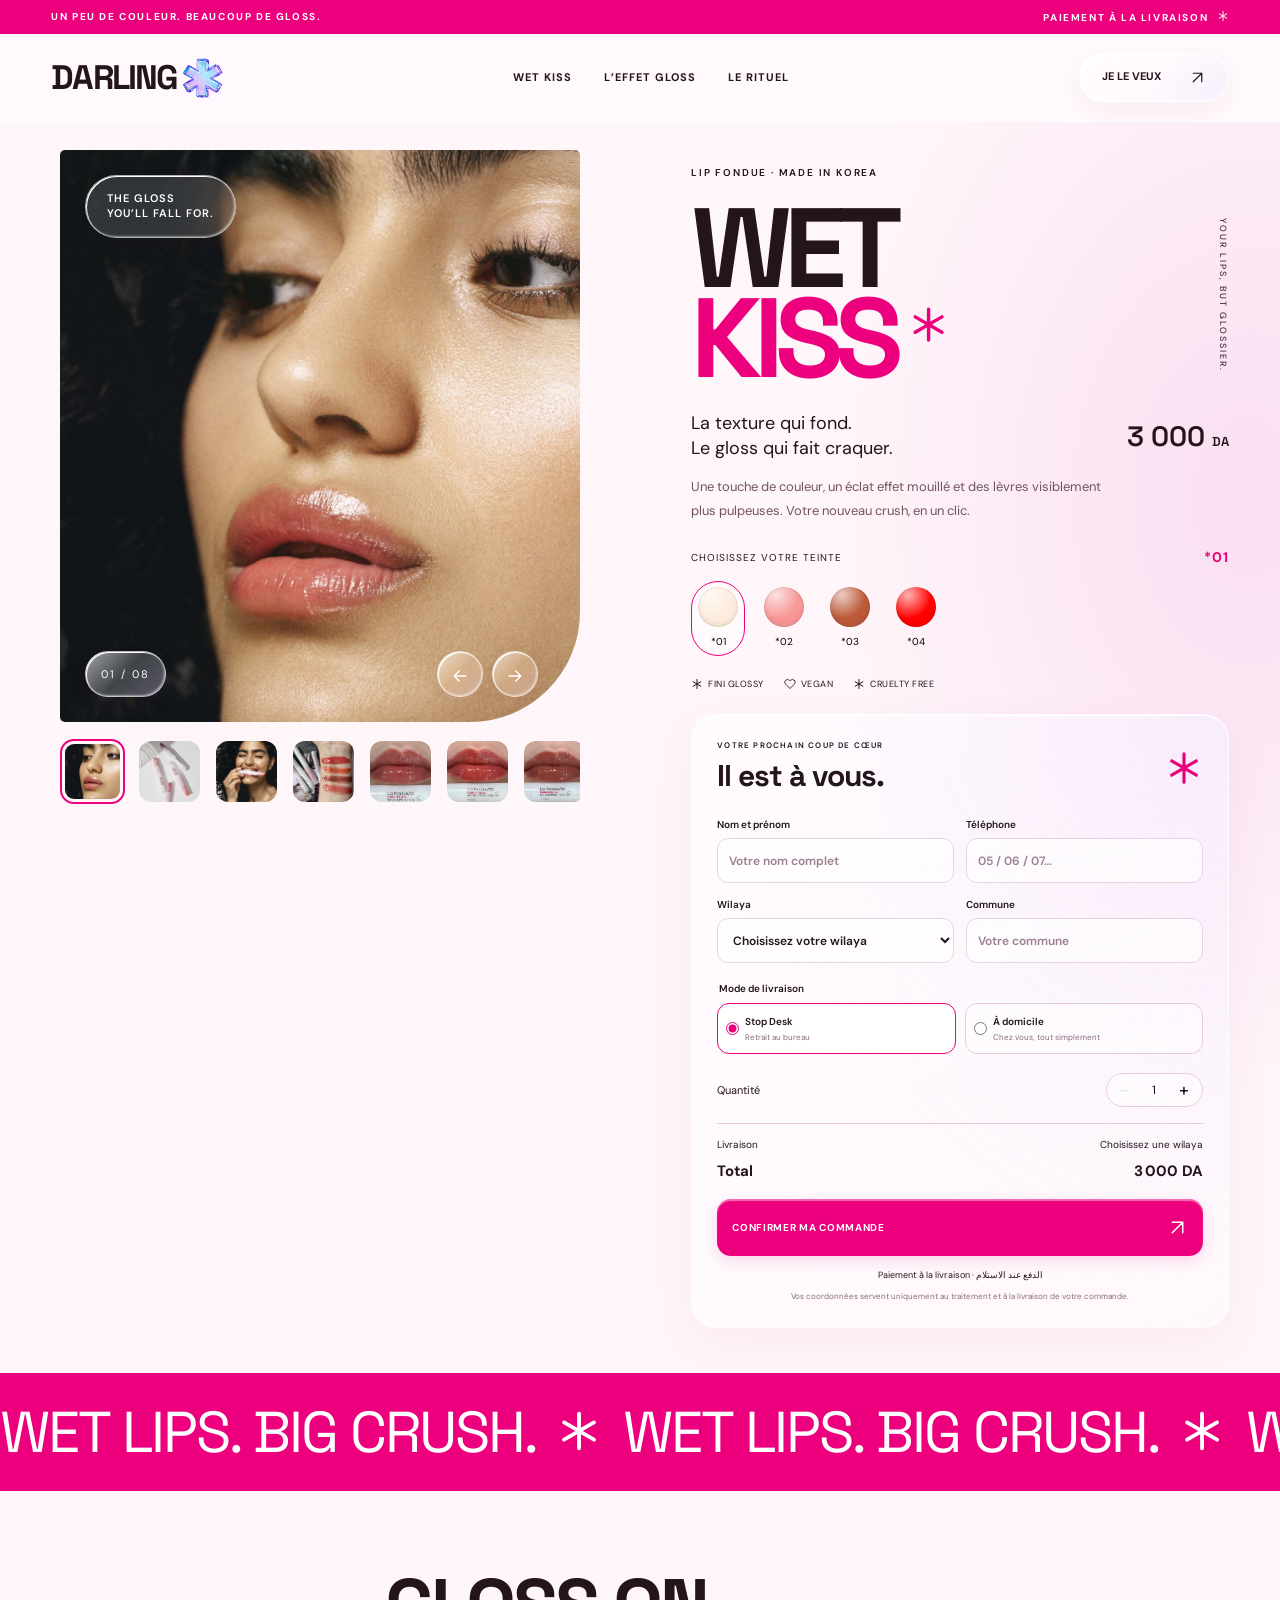
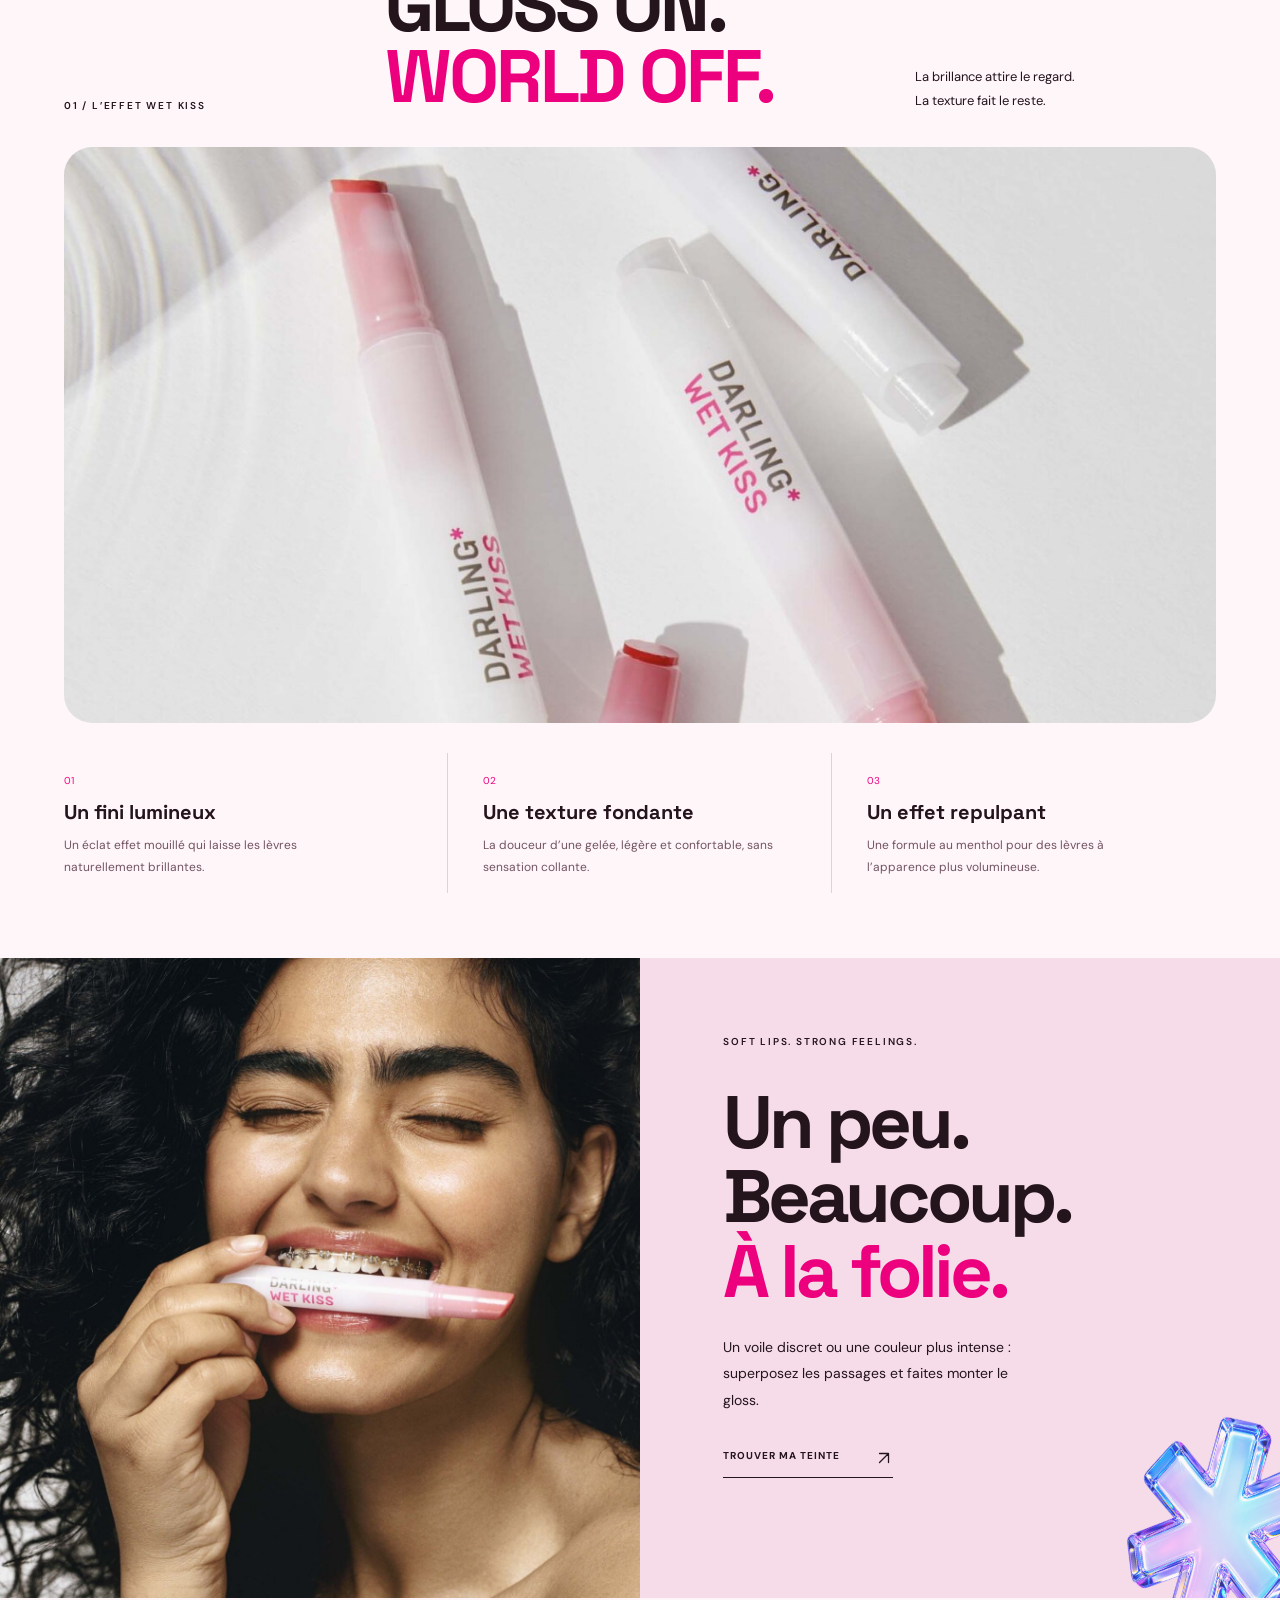
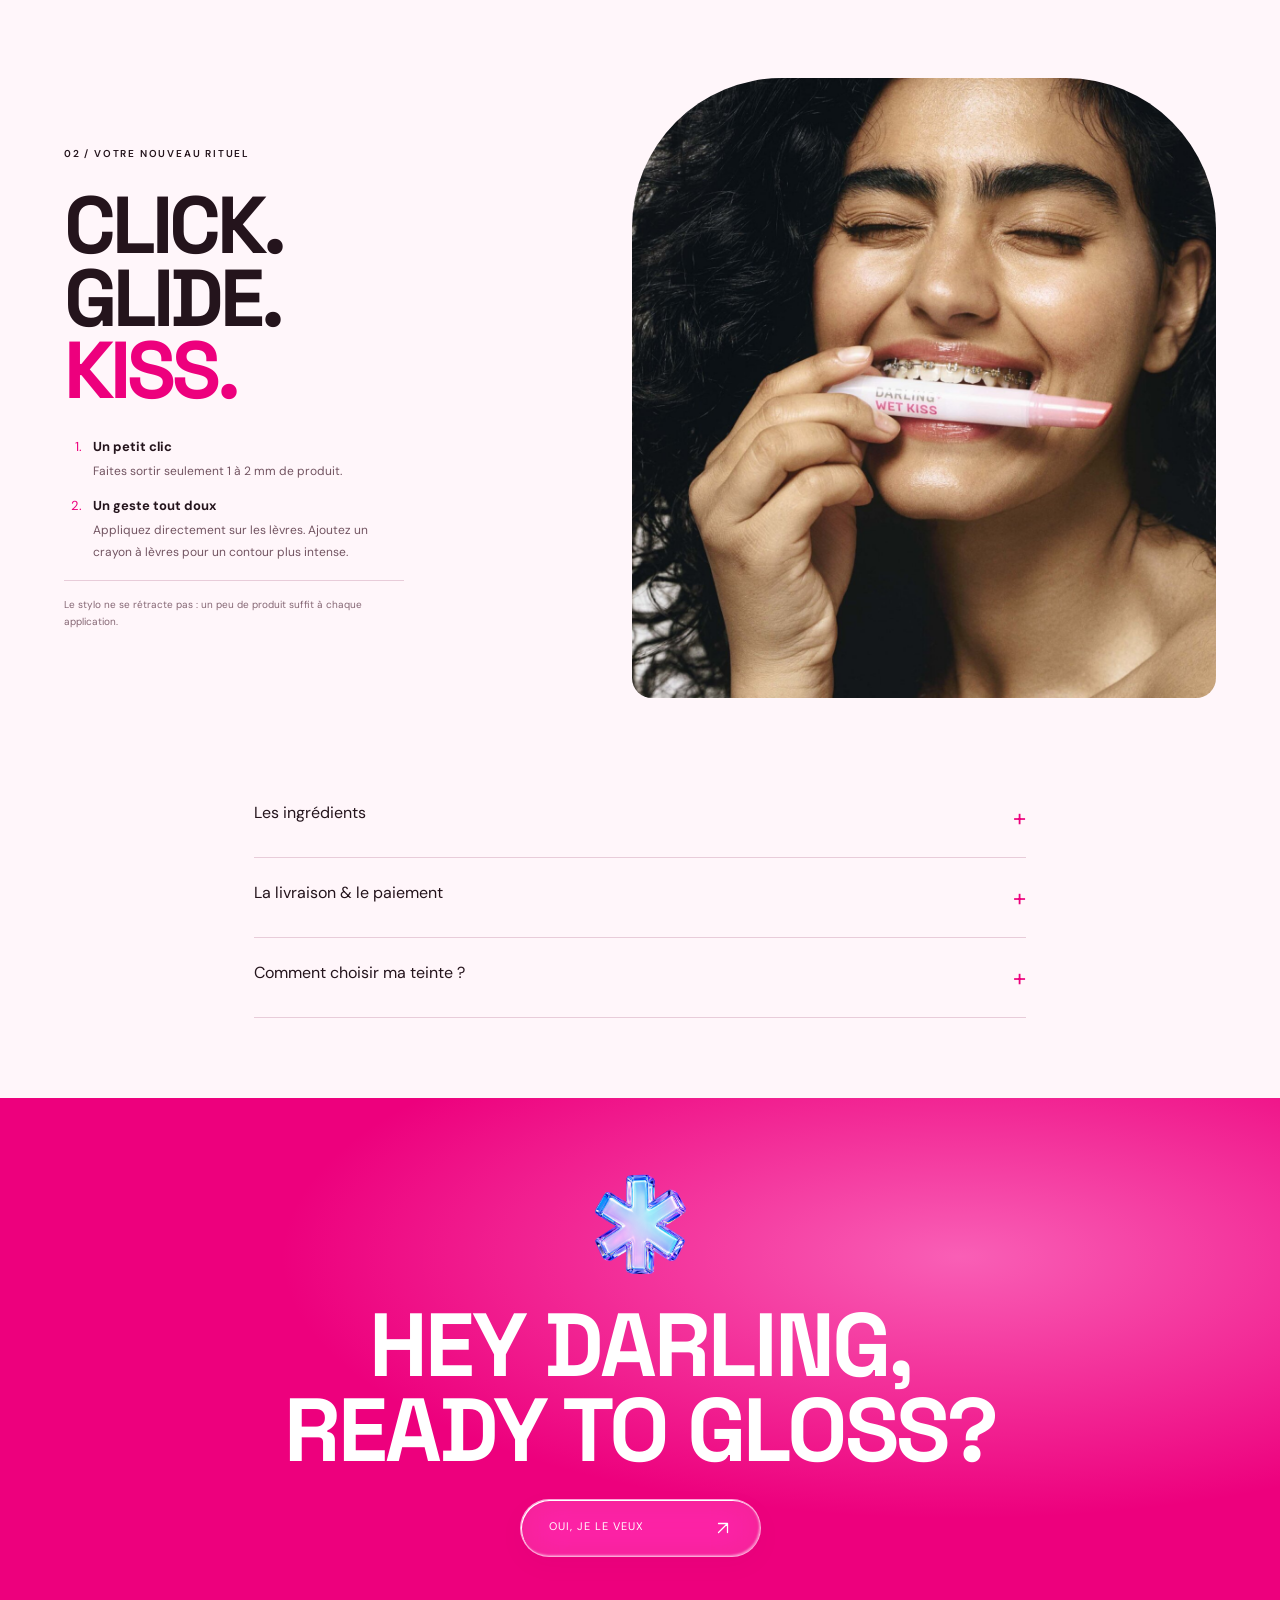
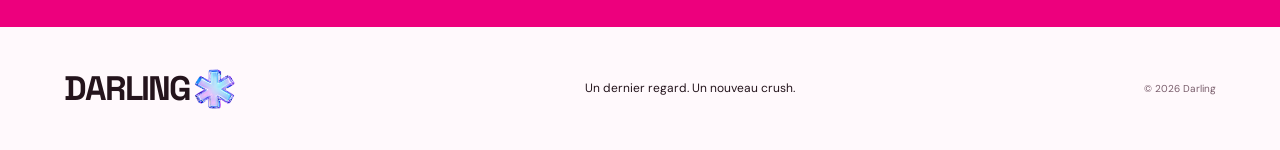
<file: index.html>
<!doctype html>
<html lang="fr">
<head>
  <meta charset="utf-8"><meta name="viewport" content="width=device-width,initial-scale=1">
  <title>Darling — Wet Kiss · Lip Fondue</title>
  <meta name="description" content="Wet Kiss par Darling. Une texture fondante, un fini glossy et quatre teintes à découvrir. 3 000 DA. Commandez en Algérie, paiement à la livraison.">
  <meta name="theme-color" content="#ef007f"><meta property="og:title" content="Darling — Wet Kiss"><meta property="og:description" content="La touche de gloss qui change tout. Découvrez votre teinte."><meta property="og:image" content="https://renolix.github.io/darling.github.io/assets/texture.jpg">
  <link rel="icon" href="assets/darling-logo.png"><link rel="stylesheet" href="styles.css?v=6"><script src="config.js?v=7" defer></script><script src="app.js?v=6" defer></script>
</head>
<body>
<a class="skip" href="#produit">Aller au produit</a>
<div class="announcement"><span>UN PEU DE COULEUR. BEAUCOUP DE GLOSS.</span><span>PAIEMENT À LA LIVRAISON <svg class="icon icon-asterisk" viewBox="0 0 24 24" fill="none" stroke="currentColor" stroke-width="1.7" stroke-linecap="round" stroke-linejoin="round" aria-hidden="true" focusable="false"><path d="M12 3v18M4.2 7.5l15.6 9M4.2 16.5l15.6-9"/></svg></span></div>
<header class="header">
  <a class="wordmark" href="#" aria-label="Darling, accueil">DARLING<img src="assets/darling-logo.png" alt="" width="48" height="48"></a>
  <nav aria-label="Navigation principale"><a href="#produit">WET KISS</a><a href="#effet">L’EFFET GLOSS</a><a href="#rituel">LE RITUEL</a></nav>
  <a class="nav-order glass" href="#commande">JE LE VEUX <span><svg class="icon icon-arrow" viewBox="0 0 24 24" fill="none" stroke="currentColor" stroke-width="1.7" stroke-linecap="round" stroke-linejoin="round" aria-hidden="true" focusable="false"><path d="M6 18 18 6M6 6h12v12"/></svg></span></a>
</header>
<main>
<section class="product" id="produit">
  <div class="gallery">
    <div class="hero-photo"><img id="hero" src="assets/wet-kiss.jpg" alt="Wet Kiss : fini brillant sur les lèvres" fetchpriority="high" width="1350" height="1350">
      <div class="photo-label glass">THE GLOSS<br>YOU’LL FALL FOR.</div>
      <div class="gallery-bottom"><span class="glass photo-counter" id="photo-counter">01 / 08</span><div class="arrows"><button class="glass" id="prev" aria-label="Photo précédente"><svg class="icon icon-left" viewBox="0 0 24 24" fill="none" stroke="currentColor" stroke-width="1.7" stroke-linecap="round" stroke-linejoin="round" aria-hidden="true" focusable="false"><path d="M19 12H5m6-6-6 6 6 6"/></svg></button><button class="glass" id="next" aria-label="Photo suivante"><svg class="icon icon-right" viewBox="0 0 24 24" fill="none" stroke="currentColor" stroke-width="1.7" stroke-linecap="round" stroke-linejoin="round" aria-hidden="true" focusable="false"><path d="M5 12h14m-6-6 6 6-6 6"/></svg></button></div></div>
    </div>
    <div class="thumbs" aria-label="Photos Wet Kiss"><button class="thumb active" data-photo="0" aria-label="Voir le fini sur les lèvres" aria-pressed="true"><img src="assets/wet-kiss.jpg" alt="" width="80" height="80"></button><button class="thumb" data-photo="1" aria-label="Voir le produit" aria-pressed="false"><img src="assets/model.jpg" alt="" width="80" height="80"></button><button class="thumb" data-photo="2" aria-label="Voir Wet Kiss en main" aria-pressed="false"><img src="assets/texture.jpg" alt="" width="80" height="80"></button><span>UN SWIPE.<br>ET LE CRUSH.</span></div>
  </div>
  <div class="product-info">
    <p class="eyebrow">LIP FONDUE · MADE IN KOREA</p>
    <div class="title-line"><h1>WET<br><span>KISS</span><sup><svg class="icon icon-asterisk" viewBox="0 0 24 24" fill="none" stroke="currentColor" stroke-width="1.7" stroke-linecap="round" stroke-linejoin="round" aria-hidden="true" focusable="false"><path d="M12 3v18M4.2 7.5l15.6 9M4.2 16.5l15.6-9"/></svg></sup></h1><span class="vertical-note">YOUR LIPS, BUT GLOSSIER.</span></div>
    <div class="intro"><p>La texture qui fond.<br>Le gloss qui fait craquer.</p><div class="price">3 000 <span>DA</span></div></div>
    <p class="description">Une touche de couleur, un éclat effet mouillé et des lèvres visiblement plus pulpeuses. Votre nouveau crush, en un clic.</p>
    <div class="shade-heading"><span>CHOISISSEZ VOTRE TEINTE</span><strong id="shade-name">*01</strong></div>
    <div class="swatches" role="group" aria-label="Choisir une teinte"><button data-shade="0" class="swatch active" style="--shade:#fdecdd" aria-label="Teinte 01" aria-pressed="true"><i></i><span>*01</span></button><button data-shade="1" class="swatch" style="--shade:#f79797" aria-label="Teinte 02" aria-pressed="false"><i></i><span>*02</span></button><button data-shade="2" class="swatch" style="--shade:#bc5938" aria-label="Teinte 03" aria-pressed="false"><i></i><span>*03</span></button><button data-shade="3" class="swatch" style="--shade:#ff0000" aria-label="Teinte 04" aria-pressed="false"><i></i><span>*04</span></button></div>
    <div class="perks"><span><svg class="icon icon-asterisk" viewBox="0 0 24 24" fill="none" stroke="currentColor" stroke-width="1.7" stroke-linecap="round" stroke-linejoin="round" aria-hidden="true" focusable="false"><path d="M12 3v18M4.2 7.5l15.6 9M4.2 16.5l15.6-9"/></svg> FINI GLOSSY</span><span><svg class="icon icon-heart" viewBox="0 0 24 24" fill="none" stroke="currentColor" stroke-width="1.7" stroke-linecap="round" stroke-linejoin="round" aria-hidden="true" focusable="false"><path d="M20.8 4.6a5.5 5.5 0 0 0-7.8 0L12 5.7l-1.1-1.1a5.5 5.5 0 0 0-7.8 7.8L12 21l8.8-8.6a5.5 5.5 0 0 0 0-7.8Z"/></svg> VEGAN</span><span><svg class="icon icon-asterisk" viewBox="0 0 24 24" fill="none" stroke="currentColor" stroke-width="1.7" stroke-linecap="round" stroke-linejoin="round" aria-hidden="true" focusable="false"><path d="M12 3v18M4.2 7.5l15.6 9M4.2 16.5l15.6-9"/></svg> CRUELTY FREE</span></div>
    <form id="commande" class="order glass" action="https://api.web3forms.com/submit" method="POST">
      <div class="order-heading"><div><p class="eyebrow">VOTRE PROCHAIN COUP DE CŒUR</p><h2>Il est à vous.</h2></div><span class="order-star"><svg class="icon icon-asterisk" viewBox="0 0 24 24" fill="none" stroke="currentColor" stroke-width="1.7" stroke-linecap="round" stroke-linejoin="round" aria-hidden="true" focusable="false"><path d="M12 3v18M4.2 7.5l15.6 9M4.2 16.5l15.6-9"/></svg></span></div>
      <input type="hidden" name="access_key" id="access-key"><input type="hidden" name="subject" value="Nouvelle commande Darling — Wet Kiss"><input type="hidden" name="from_name" value="Darling"><input type="hidden" name="Produit" value="Darling Wet Kiss"><input type="hidden" name="Teinte" id="order-shade"><input type="hidden" name="Quantité" id="order-quantity"><input type="hidden" name="Prix unitaire" value="3000 DA"><input type="hidden" name="Livraison" id="order-shipping"><input type="hidden" name="Total" id="order-total"><input type="checkbox" name="botcheck" class="honeypot" tabindex="-1" aria-hidden="true">
      <div class="form-grid"><label>Nom et prénom<input required name="Nom complet" autocomplete="name" placeholder="Votre nom complet" maxlength="100"></label><label>Téléphone<input required name="Téléphone" autocomplete="tel" inputmode="tel" type="tel" pattern="(?:0[567][0-9 ]{8,12}|\+213[567][0-9 ]{8,12})" placeholder="05 / 06 / 07…" title="Numéro algérien : 05, 06 ou 07 suivi de 8 chiffres, ou +213" maxlength="18"></label><label>Wilaya<select name="Wilaya" id="wilaya" required><option value="">Choisissez votre wilaya</option></select></label><label>Commune<input required name="Commune" autocomplete="address-level2" placeholder="Votre commune" maxlength="100"></label></div>
      <fieldset class="delivery"><legend>Mode de livraison</legend><label><input type="radio" name="Mode de livraison" value="Stop Desk" checked><span>Stop Desk <small>Retrait au bureau</small></span></label><label><input type="radio" name="Mode de livraison" value="Domicile"><span>À domicile <small>Chez vous, tout simplement</small></span></label></fieldset>
      <label id="address-wrap" hidden>Adresse de livraison<input id="address" name="Adresse" autocomplete="street-address" placeholder="Rue, numéro, bâtiment…" maxlength="240" disabled></label>
      <div class="quantity-row"><span>Quantité</span><div class="quantity"><button type="button" id="minus" aria-label="Diminuer la quantité">−</button><output id="quantity" aria-live="polite">1</output><button type="button" id="plus" aria-label="Augmenter la quantité">+</button></div></div>
      <div class="totals"><span>Livraison <span id="shipping-price">Choisissez une wilaya</span></span><strong>Total <span id="total-price">3 000 DA</span></strong></div>
      <button class="submit" type="submit" id="submit"><span>CONFIRMER MA COMMANDE</span><span><svg class="icon icon-arrow" viewBox="0 0 24 24" fill="none" stroke="currentColor" stroke-width="1.7" stroke-linecap="round" stroke-linejoin="round" aria-hidden="true" focusable="false"><path d="M6 18 18 6M6 6h12v12"/></svg></span></button><p id="status" role="status" aria-live="polite" hidden></p>
      <p class="payment-note">Paiement à la livraison · الدفع عند الاستلام</p><p class="privacy-note">Vos coordonnées servent uniquement au traitement et à la livraison de votre commande.</p>
    </form>
  </div>
</section>
<div class="marquee" aria-hidden="true"><div class="marquee-track"><span class="marquee-group">WET LIPS. BIG CRUSH. <svg class="icon icon-asterisk" viewBox="0 0 24 24" fill="none" stroke="currentColor" stroke-width="1.7" stroke-linecap="round" stroke-linejoin="round" aria-hidden="true" focusable="false"><path d="M12 3v18M4.2 7.5l15.6 9M4.2 16.5l15.6-9"/></svg> WET LIPS. BIG CRUSH. <svg class="icon icon-asterisk" viewBox="0 0 24 24" fill="none" stroke="currentColor" stroke-width="1.7" stroke-linecap="round" stroke-linejoin="round" aria-hidden="true" focusable="false"><path d="M12 3v18M4.2 7.5l15.6 9M4.2 16.5l15.6-9"/></svg> WET LIPS. BIG CRUSH. <svg class="icon icon-asterisk" viewBox="0 0 24 24" fill="none" stroke="currentColor" stroke-width="1.7" stroke-linecap="round" stroke-linejoin="round" aria-hidden="true" focusable="false"><path d="M12 3v18M4.2 7.5l15.6 9M4.2 16.5l15.6-9"/></svg></span><span class="marquee-group">WET LIPS. BIG CRUSH. <svg class="icon icon-asterisk" viewBox="0 0 24 24" fill="none" stroke="currentColor" stroke-width="1.7" stroke-linecap="round" stroke-linejoin="round" aria-hidden="true" focusable="false"><path d="M12 3v18M4.2 7.5l15.6 9M4.2 16.5l15.6-9"/></svg> WET LIPS. BIG CRUSH. <svg class="icon icon-asterisk" viewBox="0 0 24 24" fill="none" stroke="currentColor" stroke-width="1.7" stroke-linecap="round" stroke-linejoin="round" aria-hidden="true" focusable="false"><path d="M12 3v18M4.2 7.5l15.6 9M4.2 16.5l15.6-9"/></svg> WET LIPS. BIG CRUSH. <svg class="icon icon-asterisk" viewBox="0 0 24 24" fill="none" stroke="currentColor" stroke-width="1.7" stroke-linecap="round" stroke-linejoin="round" aria-hidden="true" focusable="false"><path d="M12 3v18M4.2 7.5l15.6 9M4.2 16.5l15.6-9"/></svg></span></div></div>
<section class="film-section" id="effet"><div class="section-heading"><p class="eyebrow">01 / L’EFFET WET KISS</p><h2>GLOSS ON.<br><span>WORLD OFF.</span></h2><p>La brillance attire le regard.<br>La texture fait le reste.</p></div><div class="film-frame"><video class="product-video" muted loop playsinline disablepictureinpicture disableremoteplayback preload="none" poster="assets/model.jpg" data-desktop="assets/finish.mp4" data-mobile="assets/finish-mobile.mp4" aria-label="Vidéo originale Wet Kiss : texture et fini glossy"></video></div><div class="benefits"><div><span>01</span><h3>Un fini lumineux</h3><p>Un éclat effet mouillé qui laisse les lèvres naturellement brillantes.</p></div><div><span>02</span><h3>Une texture fondante</h3><p>La douceur d’une gelée, légère et confortable, sans sensation collante.</p></div><div><span>03</span><h3>Un effet repulpant</h3><p>Une formule au menthol pour des lèvres à l’apparence plus volumineuse.</p></div></div></section>
<section class="editorial"><div class="editorial-image"><img src="assets/texture.jpg" alt="Le stylo Wet Kiss rose, présenté par le modèle de la campagne" loading="lazy" width="1350" height="1350"></div><div class="editorial-copy"><p class="eyebrow">SOFT LIPS. STRONG FEELINGS.</p><h2>Un peu.<br>Beaucoup.<br><em>À la folie.</em></h2><p>Un voile discret ou une couleur plus intense : superposez les passages et faites monter le gloss.</p><a href="#commande" class="text-link">TROUVER MA TEINTE <span><svg class="icon icon-arrow" viewBox="0 0 24 24" fill="none" stroke="currentColor" stroke-width="1.7" stroke-linecap="round" stroke-linejoin="round" aria-hidden="true" focusable="false"><path d="M6 18 18 6M6 6h12v12"/></svg></span></a><img src="assets/darling-logo.png" alt="" loading="lazy" class="editorial-star" width="240" height="240"></div></section>
<section class="ritual" id="rituel"><div class="ritual-copy"><p class="eyebrow">02 / VOTRE NOUVEAU RITUEL</p><h2>CLICK.<br>GLIDE.<br><em>KISS.</em></h2><ol><li><b>Un petit clic</b><p>Faites sortir seulement 1 à 2 mm de produit.</p></li><li><b>Un geste tout doux</b><p>Appliquez directement sur les lèvres. Ajoutez un crayon à lèvres pour un contour plus intense.</p></li></ol><p class="tip">Le stylo ne se rétracte pas : un peu de produit suffit à chaque application.</p></div><div class="ritual-video"><video class="product-video" muted loop playsinline disablepictureinpicture disableremoteplayback preload="none" poster="assets/texture.jpg" data-desktop="assets/application.mp4" data-mobile="assets/application-mobile.mp4" aria-label="Vidéo originale : comment appliquer Wet Kiss"></video></div></section>
<section class="details"><details><summary>Les ingrédients <span>+</span></summary><p id="ingredients"></p></details><details><summary>La livraison & le paiement <span>+</span></summary><p>Choisissez votre wilaya puis le retrait Stop Desk ou la livraison à domicile. Les frais et le total s’affichent avant confirmation. Le règlement se fait à la réception de votre commande.</p></details><details><summary>Comment choisir ma teinte ? <span>+</span></summary><p>Sélectionnez l’une des quatre teintes *01 à *04 au-dessus du formulaire. Votre choix est inclus dans votre commande. Le rendu dépend de la couleur naturelle de vos lèvres et de votre écran.</p></details></section>
<section class="last-call"><img src="assets/darling-logo.png" alt="" width="110" height="110" loading="lazy"><h2>HEY DARLING,<br>READY TO GLOSS?</h2><a class="glass" href="#commande">OUI, JE LE VEUX <span><svg class="icon icon-arrow" viewBox="0 0 24 24" fill="none" stroke="currentColor" stroke-width="1.7" stroke-linecap="round" stroke-linejoin="round" aria-hidden="true" focusable="false"><path d="M6 18 18 6M6 6h12v12"/></svg></span></a></section>
</main>
<footer><a class="wordmark" href="#">DARLING<img src="assets/darling-logo.png" width="48" height="48" alt=""></a><span>Un dernier regard. Un nouveau crush.</span><small>© <span id="year">2026</span> Darling</small></footer>
<div class="mobile-buy glass"><div><b>WET KISS</b><span>3 000 DA · <span id="mobile-shade">*01</span></span></div><a href="#commande">COMMANDER <svg class="icon icon-arrow" viewBox="0 0 24 24" fill="none" stroke="currentColor" stroke-width="1.7" stroke-linecap="round" stroke-linejoin="round" aria-hidden="true" focusable="false"><path d="M6 18 18 6M6 6h12v12"/></svg></a></div>
</body></html>
</file>
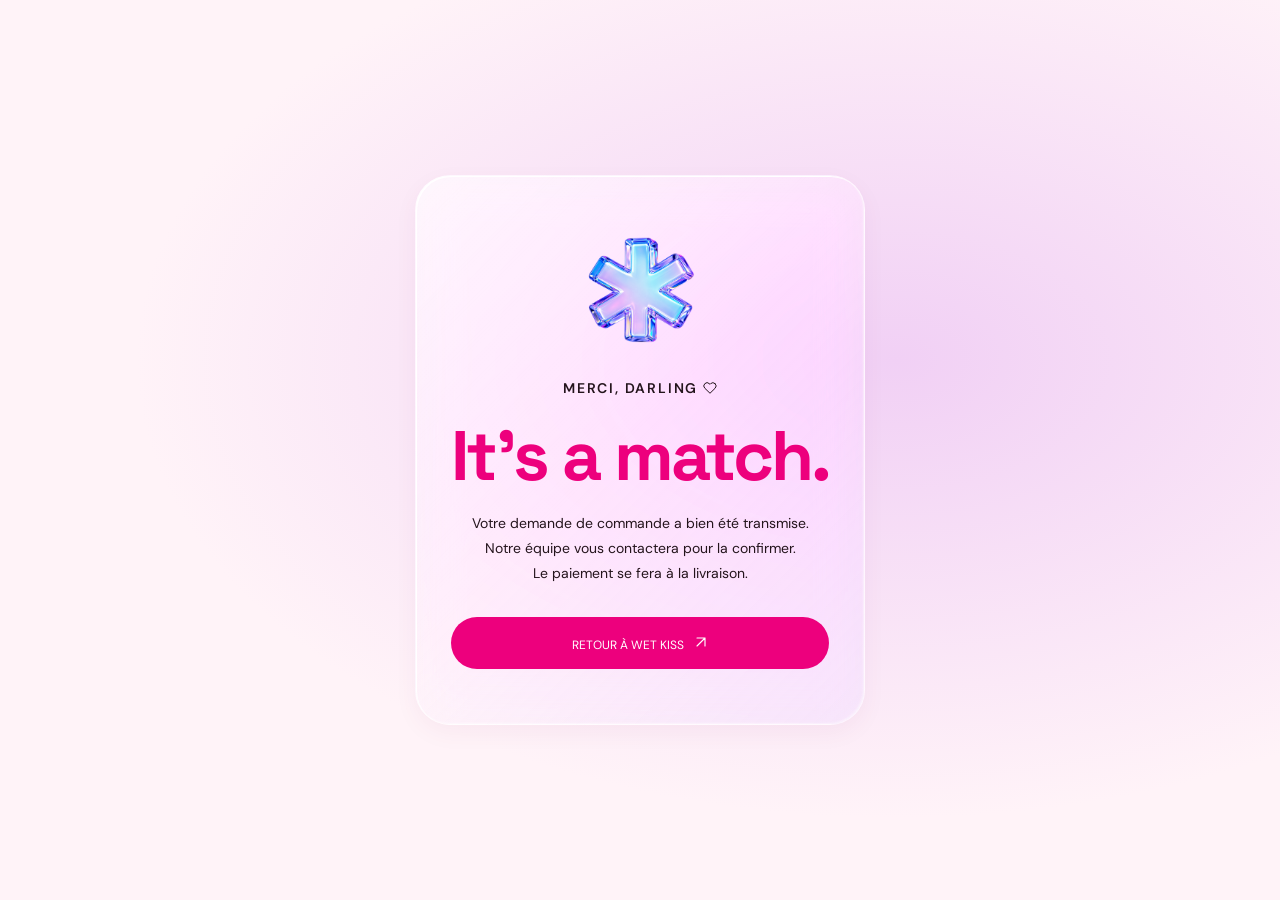
<file: merci.html>
<!doctype html><html lang="fr"><head><meta charset="utf-8"><meta name="viewport" content="width=device-width, initial-scale=1"><meta name="robots" content="noindex"><meta name="theme-color" content="#ed007d"><title>Merci, Darling — Commande reçue</title><link rel="icon" href="assets/darling-logo.png"><link rel="stylesheet" href="styles.css?v=3"><style>body{min-height:100svh;background:radial-gradient(ellipse at 70% 40%,#f1d0f5,transparent 60%),#fff3f8;display:grid;place-items:center;padding:24px}.thanks{max-width:560px;text-align:center;padding:55px 35px;border-radius:35px}.thanks>img{width:115px;margin:0 auto 30px}.thanks h1{font-size:clamp(42px,8vw,70px);letter-spacing:-3px;line-height:1;color:var(--pink);margin:20px 0}.thanks p{font-size:14px;line-height:1.8}.thanks a{display:block;margin-top:30px;background:var(--pink);color:white;padding:17px;border-radius:30px;font-size:12px}</style></head><body><main class="thanks glass"><img src="assets/darling-logo.png" alt="Logo Darling"><p class="eyebrow">MERCI, DARLING <svg class="icon icon-heart" viewBox="0 0 24 24" fill="none" stroke="currentColor" stroke-width="1.7" stroke-linecap="round" stroke-linejoin="round" aria-hidden="true" focusable="false"><path d="M20.8 4.6a5.5 5.5 0 0 0-7.8 0L12 5.7l-1.1-1.1a5.5 5.5 0 0 0-7.8 7.8L12 21l8.8-8.6a5.5 5.5 0 0 0 0-7.8Z"/></svg></p><h1>It’s a match.</h1><p>Votre demande de commande a bien été transmise.<br>Notre équipe vous contactera pour la confirmer.</p><p>Le paiement se fera à la livraison.</p><a href="./">RETOUR À WET KISS <svg class="icon icon-arrow" viewBox="0 0 24 24" fill="none" stroke="currentColor" stroke-width="1.7" stroke-linecap="round" stroke-linejoin="round" aria-hidden="true" focusable="false"><path d="M6 18 18 6M6 6h12v12"/></svg></a></main></body></html>
</file>
<file: styles.css>
@import url('https://fonts.googleapis.com/css2?family=DM+Sans:wght@400;500;600;700&family=Space+Grotesk:wght@400;500;600;700&display=swap');
:root{--pink:#ed007d;--paper:#fff6fa;--ink:#24141c;--line:#e8ccd9;--shade:#fdecdd}*{box-sizing:border-box}html{scroll-behavior:smooth;scroll-padding-top:105px}body{margin:0;background:var(--paper);color:var(--ink);font-family:'DM Sans',Arial,sans-serif}button,input,select{font:inherit}button,a,input,select{-webkit-tap-highlight-color:transparent}button,a{touch-action:manipulation}button{cursor:pointer}a{color:inherit;text-decoration:none}button:focus-visible,a:focus-visible,summary:focus-visible{outline:3px solid #614ce0;outline-offset:5px}input:focus,select:focus{outline:2px solid var(--pink);outline-offset:2px}img{max-width:100%;display:block}h1,h2,h3,p{margin:0}h1,h2,h3,.wordmark{font-family:'Space Grotesk',Arial,sans-serif}.skip{position:fixed;top:-70px;background:#fff;z-index:100;padding:15px}.skip:focus{top:0}.announcement{display:flex;justify-content:space-between;padding:10px 4%;background:var(--pink);color:#fff;font-size:10px;letter-spacing:1.6px;font-weight:700}.header{position:sticky;top:0;z-index:20;display:flex;align-items:center;justify-content:space-between;height:88px;padding:0 4%;border-bottom:1px solid #ffffffa0;background:#fff9fcde;backdrop-filter:blur(24px)}.wordmark{font-size:34px;font-weight:700;letter-spacing:-1.8px;display:inline-flex;align-items:center;gap:3px}.wordmark img{width:43px;height:43px;object-fit:contain}.header nav{display:flex;gap:32px;font-size:11px;font-weight:700;letter-spacing:1px}.header nav a:hover{color:var(--pink)}.glass{background:linear-gradient(135deg,#ffffff9e,#ffffff32 48%,#eadaff55);border:1px solid #fff9;box-shadow:inset 1px 1px 0 #fff,inset -1px -1px 2px #fff7,0 8px 24px #7918540c;backdrop-filter:blur(22px) saturate(150%);-webkit-backdrop-filter:blur(22px) saturate(150%)}.nav-order{border-radius:40px;padding:15px 22px;font-size:11px;font-weight:700;display:flex;gap:28px}.nav-order span{font-size:18px;line-height:12px}.product{display:grid;grid-template-columns:1fr 1fr;max-width:1600px;margin:auto}.gallery{padding:28px 0 28px 28px;align-self:start;position:sticky;top:88px}.hero-photo{position:relative;overflow:hidden;border-radius:5px 5px 110px 5px;background:#e9d0d7;aspect-ratio:4/4.7}.hero-photo>img:first-child{width:100%;height:100%;object-fit:cover}.photo-label{position:absolute;left:25px;top:25px;padding:15px 21px;border-radius:50px;font-size:11px;font-weight:600;letter-spacing:1px;color:#fff;line-height:1.4;background:#fff2}.floating-star{position:absolute;right:-14px;bottom:85px;width:165px;filter:drop-shadow(0 12px 25px #392cc34a);animation:float 7s ease-in-out infinite;pointer-events:none}.gallery-bottom{position:absolute;bottom:25px;left:25px;right:42px;display:flex;justify-content:space-between;align-items:center}.photo-counter{font-size:11px;letter-spacing:2px;color:#fff;padding:15px;border-radius:30px}.arrows{display:flex;gap:9px}.arrows button{width:46px;height:46px;border-radius:50%;color:#fff;font-size:22px}.thumbs{display:flex;gap:12px;margin:17px 0;align-items:center}.thumb{padding:0;border:2px solid transparent;border-radius:14px;overflow:hidden;width:65px;height:65px;background:transparent}.thumb.active{border-color:var(--pink);padding:3px}.thumb img{width:100%;height:100%;object-fit:cover;border-radius:9px}.thumbs>span{font-size:10px;letter-spacing:1.5px;margin-left:auto;margin-right:10px;line-height:1.5;color:#7a5d6c}.product-info{padding:44px clamp(26px,4vw,72px) 45px;background:radial-gradient(ellipse at 95% 30%,#f6d3edaa,transparent 50%)}.eyebrow{font-size:10px;letter-spacing:1.8px;font-weight:600}.title-line{position:relative;margin:24px 0}.title-line h1{font-size:clamp(76px,8.8vw,142px);letter-spacing:-.075em;line-height:.8;font-weight:700}.title-line h1>span{color:var(--pink)}.title-line sup{font-size:.43em;vertical-align:top;display:inline-block;margin-left:14px;margin-top:10px;color:var(--pink)}.vertical-note{position:absolute;right:0;top:15px;writing-mode:vertical-rl;font-size:9px;letter-spacing:2px}.intro{display:flex;align-items:center;justify-content:space-between;gap:20px;margin:28px 0 14px}.intro>p{font-size:18px;line-height:1.4}.price{font-family:'Space Grotesk',sans-serif;font-size:28px;font-weight:600;white-space:nowrap}.price span{font-size:13px}.description{font-size:13px;line-height:1.8;color:#725461;max-width:420px}.shade-heading{display:flex;align-items:center;justify-content:space-between;font-size:10px;letter-spacing:1px;margin:26px 0 15px}.shade-heading strong{color:var(--pink);font-size:14px}.swatches{display:flex;gap:12px}.swatch{border:1px solid transparent;background:transparent;padding:5px 6px 7px;border-radius:35px;display:flex;flex-direction:column;align-items:center;gap:8px;min-width:52px;font-size:10px}.swatch i{width:40px;height:40px;border-radius:50%;display:block;background:radial-gradient(circle at 30% 20%,#ffffffb3,transparent 55%),var(--shade);box-shadow:inset 0 0 0 1px #0001,inset 0 -3px 5px #0001}.swatch.active{border-color:var(--pink);background:#fff8}.perks{display:flex;gap:20px;flex-wrap:wrap;font-size:9px;letter-spacing:.5px;margin:22px 0}.order{border-radius:25px;padding:25px;margin-top:24px;background:linear-gradient(120deg,#fff9,#fff4),radial-gradient(ellipse at 100% 0,#ded5ff55,transparent 65%);box-shadow:inset 0 1px 1px #fff,0 15px 45px #9f3d6810}.order-heading{display:flex;justify-content:space-between;align-items:center;margin-bottom:23px}.order-heading .eyebrow{font-size:8px;letter-spacing:1.2px}.order h2{font-size:30px;letter-spacing:-1px;margin-top:6px}.order-star{color:var(--pink);font-size:44px}.form-grid{display:grid;grid-template-columns:1fr 1fr;gap:15px 12px}.order label{display:block;font-size:10px;font-weight:600;min-width:0}.order input:not([type=radio]):not([type=checkbox]),.order select{display:block;width:100%;min-width:0;margin-top:7px;height:45px;border:1px solid #ead3df;border-radius:11px;background:#fff9;padding:0 11px;color:var(--ink);font-size:12px}.order input::placeholder{color:#9b7f8d}.delivery{border:0;padding:0;margin:19px 0;display:flex;gap:9px;min-width:0}.delivery legend{font-size:10px;font-weight:600;margin-bottom:8px}.delivery label{display:flex;align-items:center;gap:6px;background:#fff7;border:1px solid var(--line);padding:11px 8px;border-radius:12px;flex:1;cursor:pointer}.delivery label:has(input:checked){border-color:var(--pink);background:#fff}.delivery input{accent-color:var(--pink);margin:0}.delivery small{display:block;font-size:8px;font-weight:400;color:#8a6c7a;margin-top:4px}.quantity-row{display:flex;align-items:center;justify-content:space-between;margin:16px 0;font-size:11px}.quantity{display:flex;align-items:center;border:1px solid var(--line);border-radius:30px;background:#fff6;overflow:hidden}.quantity button{background:transparent;border:0;width:35px;height:32px;font-size:18px}.quantity output{width:25px;text-align:center;font-size:12px}.quantity button:disabled{opacity:.35;cursor:default}.totals{border-top:1px solid var(--line);padding-top:14px;display:grid;gap:10px;font-size:10px}.totals>span,.totals>strong{display:flex;justify-content:space-between;gap:10px}.totals>strong{font-size:15px}.submit{width:100%;border:0;border-radius:14px;padding:18px 15px;margin-top:18px;background:var(--pink);color:white;display:flex;align-items:center;justify-content:space-between;font-size:10px;font-weight:700;letter-spacing:.7px;box-shadow:inset 0 2px 1px #ffffff6b,0 5px 15px #d9017a24}.submit:hover{background:#cf006b}.submit:disabled{opacity:.6;cursor:wait}.submit>span:last-child{font-size:22px;line-height:10px}.payment-note{text-align:center;font-size:9px;margin-top:13px}.privacy-note{text-align:center;font-size:8px;color:#896b79;line-height:1.5;margin-top:9px}#status{margin-top:12px;font-size:12px;line-height:1.5;color:#a11836}.honeypot{display:none!important}[hidden]{display:none!important}.marquee{overflow:hidden;background:var(--pink);padding:22px 0;color:#fff}.marquee span{display:block;white-space:nowrap;font-size:clamp(26px,4.5vw,68px);font-family:'Space Grotesk',sans-serif;letter-spacing:-2px;animation:marquee 28s linear infinite}.film-section{padding:80px 5% 65px;max-width:1600px;margin:auto}.section-heading{display:grid;grid-template-columns:1fr 1.7fr 1fr;align-items:end;margin-bottom:35px;gap:20px}.section-heading h2{font-size:clamp(38px,5.8vw,82px);line-height:.95;letter-spacing:-3px}.section-heading h2 span{color:var(--pink)}.section-heading>p:last-child{font-size:13px;line-height:1.8}.film-frame{position:relative;border-radius:28px;overflow:hidden;background:#f7ccdd;aspect-ratio:16/8}.product-video{width:100%;height:100%;object-fit:cover;display:block}.video-caption{position:absolute;top:22px;left:22px;border-radius:30px;padding:14px 20px;font-size:10px;letter-spacing:1px;pointer-events:none}.benefits{display:grid;grid-template-columns:repeat(3,1fr);margin-top:30px}.benefits>div{padding:15px 35px;border-right:1px solid var(--line)}.benefits>div:first-child{padding-left:0}.benefits>div:last-child{border:0}.benefits span{font-size:10px;color:var(--pink)}.benefits h3{font-size:20px;margin:10px 0}.benefits p{font-size:12px;line-height:1.8;color:#725461;max-width:290px}.editorial{display:grid;grid-template-columns:1fr 1fr;background:#f5dce8}.editorial-image img{width:100%;height:100%;object-fit:cover}.editorial-copy{position:relative;padding:12% 13%;overflow:hidden}.editorial h2{font-size:clamp(44px,5.8vw,88px);line-height:1;letter-spacing:-4px;margin:38px 0 25px}.editorial h2 em,.ritual em{font-style:normal;color:var(--pink)}.editorial-copy>p:not(.eyebrow){font-size:14px;line-height:1.9;max-width:310px}.text-link{display:inline-flex;gap:35px;padding:20px 0 10px;border-bottom:1px solid;margin-top:15px;font-size:10px;letter-spacing:1px;font-weight:700;position:relative;z-index:1}.editorial-star{position:absolute;width:190px;bottom:-45px;right:-35px;transform:rotate(15deg);opacity:.8}.ritual{display:grid;grid-template-columns:1fr 1.2fr;padding:80px 5%;gap:7%;max-width:1500px;margin:auto;align-items:center}.ritual h2{font-size:clamp(50px,6.3vw,90px);line-height:.9;letter-spacing:-4px;margin:30px 0}.ritual ol{padding-left:21px;max-width:340px}.ritual li{padding-left:8px;margin-bottom:15px;font-size:13px}.ritual li::marker{color:var(--pink)}.ritual li p{font-size:12px;line-height:1.8;margin-top:6px;color:#725461}.tip{max-width:340px;font-size:10px;line-height:1.7;color:#856774;border-top:1px solid var(--line);padding-top:15px}.ritual-video{height:620px;overflow:hidden;border-radius:150px 150px 20px 20px;background:#f7d3e3}.details{max-width:900px;margin:0 auto 80px;padding:0 5%}.details details{border-bottom:1px solid var(--line)}summary{list-style:none;cursor:pointer;padding:24px 0;font-size:16px;display:flex;justify-content:space-between}summary::-webkit-details-marker{display:none}summary span{color:var(--pink);font-size:24px}details[open] summary span{transform:rotate(45deg)}details p{font-size:12px;line-height:1.9;padding-bottom:24px;color:#725461}.last-call{position:relative;overflow:hidden;display:flex;flex-direction:column;align-items:center;gap:25px;text-align:center;padding:70px 20px;background:radial-gradient(ellipse at 75% 30%,#ff8ed2aa,transparent 50%),var(--pink);color:white}.last-call>img{width:100px;animation:float 7s ease-in-out infinite}.last-call h2{font-size:clamp(45px,7vw,95px);line-height:.95;letter-spacing:-3px}.last-call a{border-radius:40px;padding:19px 28px;font-size:11px;letter-spacing:1px;display:flex;gap:70px;background:#fff2}footer{display:flex;justify-content:space-between;align-items:center;padding:40px 5%;gap:25px;background:#fff9fc}footer>span{font-size:12px}footer small{font-size:10px;color:#795d6b}.mobile-buy{display:none}@keyframes float{0%,100%{transform:translateY(0) rotate(-8deg)}50%{transform:translateY(-13px) rotate(7deg)}}@keyframes marquee{to{transform:translateX(-35%)}}
@media(min-width:1500px){.hero-photo{aspect-ratio:4/4.1}}@media(max-width:1000px){.header nav{gap:16px;font-size:9px}.product-info{padding:30px 25px}.gallery{padding:20px 0 20px 20px}.order{padding:20px}.intro{gap:10px}.intro>p{font-size:16px}.price{font-size:24px}.perks{gap:10px}.section-heading{grid-template-columns:1fr 2fr}.section-heading>p:last-child{grid-column:2}.ritual-video{height:520px}.editorial-copy{padding:12% 10%}}@media(max-width:700px){html{scroll-padding-top:80px}.announcement{justify-content:center;font-size:8px;padding:9px 10px;letter-spacing:1px}.announcement>span:first-child{display:none}.header{height:72px;padding:0 20px}.wordmark{font-size:28px}.wordmark img{width:35px;height:35px}.header nav{display:none}.nav-order{font-size:9px;padding:12px 15px;gap:16px}.product{display:flex;flex-direction:column}.gallery{position:relative;top:auto;padding:12px 12px 0;width:100%}.hero-photo{aspect-ratio:1/1.05;border-radius:5px 5px 70px 5px}.photo-label{left:17px;top:17px;font-size:8px;padding:11px 15px}.floating-star{width:110px;bottom:67px}.gallery-bottom{left:17px;right:30px;bottom:17px}.arrows button{width:38px;height:38px;font-size:19px}.photo-counter{font-size:9px;padding:12px}.thumbs{margin:12px 7px;gap:8px}.thumb{width:52px;height:52px}.thumbs>span{font-size:8px}.product-info{padding:25px 23px 35px}.title-line{margin:24px 0}.title-line h1{font-size:112px}.vertical-note{right:5px}.intro{margin-top:24px}.intro>p{font-size:18px}.price{font-size:29px}.description{font-size:13px}.swatches{gap:14px}.swatch{min-width:50px}.swatch i{width:42px;height:42px}.perks{justify-content:space-between;font-size:8px;margin:20px 0}.order{margin:20px -6px 0;padding:23px 18px;border-radius:22px}.order input:not([type=radio]):not([type=checkbox]),.order select{font-size:16px;height:49px}.form-grid{gap:15px 10px}.form-grid label{font-size:10px}.form-grid input::placeholder{font-size:12px}.form-grid select{font-size:12px!important}.delivery label{padding:12px 8px}.submit{font-size:10px;padding:20px 15px;min-height:56px}.payment-note{font-size:10px}.privacy-note{font-size:9px}.marquee{padding:17px 0}.marquee span{font-size:36px;letter-spacing:-1px}.film-section{padding:45px 20px}.section-heading{display:block;margin-bottom:25px}.section-heading h2{font-size:53px;letter-spacing:-2.5px;margin:20px 0}.section-heading>p:last-child{font-size:12px}.film-frame{aspect-ratio:4/5;border-radius:20px}.video-caption{font-size:8px;top:15px;left:12px;padding:11px 14px}.benefits{display:block;margin-top:20px}.benefits>div,.benefits>div:first-child{padding:19px 0;border:0;border-bottom:1px solid var(--line)}.benefits h3{display:inline-block;font-size:19px;margin:0 0 10px 14px}.benefits p{max-width:none;margin-left:29px}.editorial{display:flex;flex-direction:column}.editorial-image{aspect-ratio:1/1}.editorial-copy{padding:40px 28px 55px}.editorial h2{font-size:62px;letter-spacing:-3px;margin:26px 0 22px}.editorial-copy>p:not(.eyebrow){max-width:260px}.editorial-star{width:145px;bottom:10px;right:-45px}.ritual{display:flex;flex-direction:column-reverse;padding:45px 20px;gap:32px}.ritual-video{height:auto;aspect-ratio:4/5;width:100%;border-radius:100px 100px 15px 15px}.ritual-copy{width:100%;padding:0 8px}.ritual h2{font-size:72px;margin:25px 0}.ritual ol,.tip{max-width:none}.details{margin-bottom:45px;padding:0 28px}summary{font-size:14px;padding:19px 0}.last-call{padding:45px 20px}.last-call h2{font-size:48px;letter-spacing:-2px}.last-call>img{width:80px;height:80px}.last-call a{gap:55px}footer{padding:30px 23px 115px;flex-wrap:wrap;gap:18px}footer>span{order:3;width:100%;font-size:11px}.mobile-buy{position:fixed;bottom:12px;left:12px;right:12px;z-index:30;display:flex;align-items:center;justify-content:space-between;padding:10px 10px 10px 18px;border-radius:23px;background:#fff9;box-shadow:0 5px 35px #42172a26,inset 0 1px 0 #fff}.mobile-buy>div{display:flex;flex-direction:column;gap:4px;font-size:12px}.mobile-buy>div>span{font-size:10px}.mobile-buy a{background:var(--pink);color:#fff;border-radius:15px;font-size:10px;font-weight:700;padding:17px 22px}.mobile-buy.in-form{transform:translateY(150%)}.mobile-buy{transition:transform .25s}}@media(max-width:360px){.product-info{padding-left:18px;padding-right:18px}.form-grid{grid-template-columns:1fr}.title-line h1{font-size:95px}.swatches{gap:8px}.delivery{flex-direction:column}.price{font-size:25px}}@media(prefers-reduced-motion:reduce){html{scroll-behavior:auto}*,*:before,*:after{animation:none!important;transition:none!important}}

/* Scoped product-gallery and video refinements. */
@media(min-width:701px){.gallery{width:82%;max-width:520px;justify-self:center;padding:28px 0}.hero-photo{aspect-ratio:1/1.1}}
.product-video{pointer-events:none}.product-video::-webkit-media-controls{display:none!important}

/* Vector icons share precise strokes across devices. */
.icon{display:inline-block;width:1em;height:1em;vertical-align:-.125em;flex-shrink:0;overflow:visible}.title-line sup .icon{width:.85em;height:.85em;stroke-width:1.45}.order-star{display:flex;align-items:center}.order-star .icon{width:38px;height:38px;stroke-width:1.45}.nav-order>span,.submit>span:last-child,.text-link>span,.last-call a>span{display:inline-flex;align-items:center}.nav-order .icon{width:17px;height:17px}.submit .icon{width:21px;height:21px}.text-link .icon,.last-call a .icon{width:18px;height:18px}.arrows .icon{width:20px;height:20px;vertical-align:middle}.perks>span{display:inline-flex;align-items:center;gap:5px}.perks .icon{width:12px;height:12px}.announcement .icon{width:12px;height:12px;margin-left:5px}.marquee .icon{width:.8em;height:.8em;margin:0 .14em;vertical-align:-.04em}.mobile-buy a{display:inline-flex;align-items:center;gap:8px}.mobile-buy a .icon{width:14px;height:14px}.thanks a .icon{width:16px;height:16px;margin-left:6px}

.icon-asterisk{stroke-width:2}.title-line sup .icon-asterisk,.order-star .icon-asterisk{stroke-width:2}

/* Two equal groups keep the ticker seamless at every viewport width. */
.marquee{contain:content}.marquee-track{display:flex;width:max-content;animation:darling-ticker 24s linear infinite;will-change:transform}.marquee .marquee-group{display:block;flex:none;width:max-content;padding-right:.3em;animation:none}.marquee .icon{width:.8em;height:.8em;display:inline-block;flex:none}@keyframes darling-ticker{from{transform:translate3d(0,0,0)}to{transform:translate3d(-50%,0,0)}}@media(max-width:700px){.marquee-track{animation-duration:16s}}@media(prefers-reduced-motion:reduce){.marquee-track{animation:none;will-change:auto}}

.thumbs{overflow-x:auto;overscroll-behavior-x:contain;scrollbar-width:thin;padding-bottom:6px}.thumb{flex:0 0 65px}.thumbs>span{flex-shrink:0}.hero-photo.shade-photo>img:first-child{object-fit:contain;background:#f6e7ef}.hero-photo.shade-photo .photo-label{display:none}.shade-photo-note{font-size:11px;color:#725461;line-height:1.6;margin-top:12px}@media(max-width:700px){.thumb{flex-basis:52px}}
.shade-photo .arrows button,.shade-photo .photo-counter{color:var(--ink);background:#ffffffb8}
</file>
